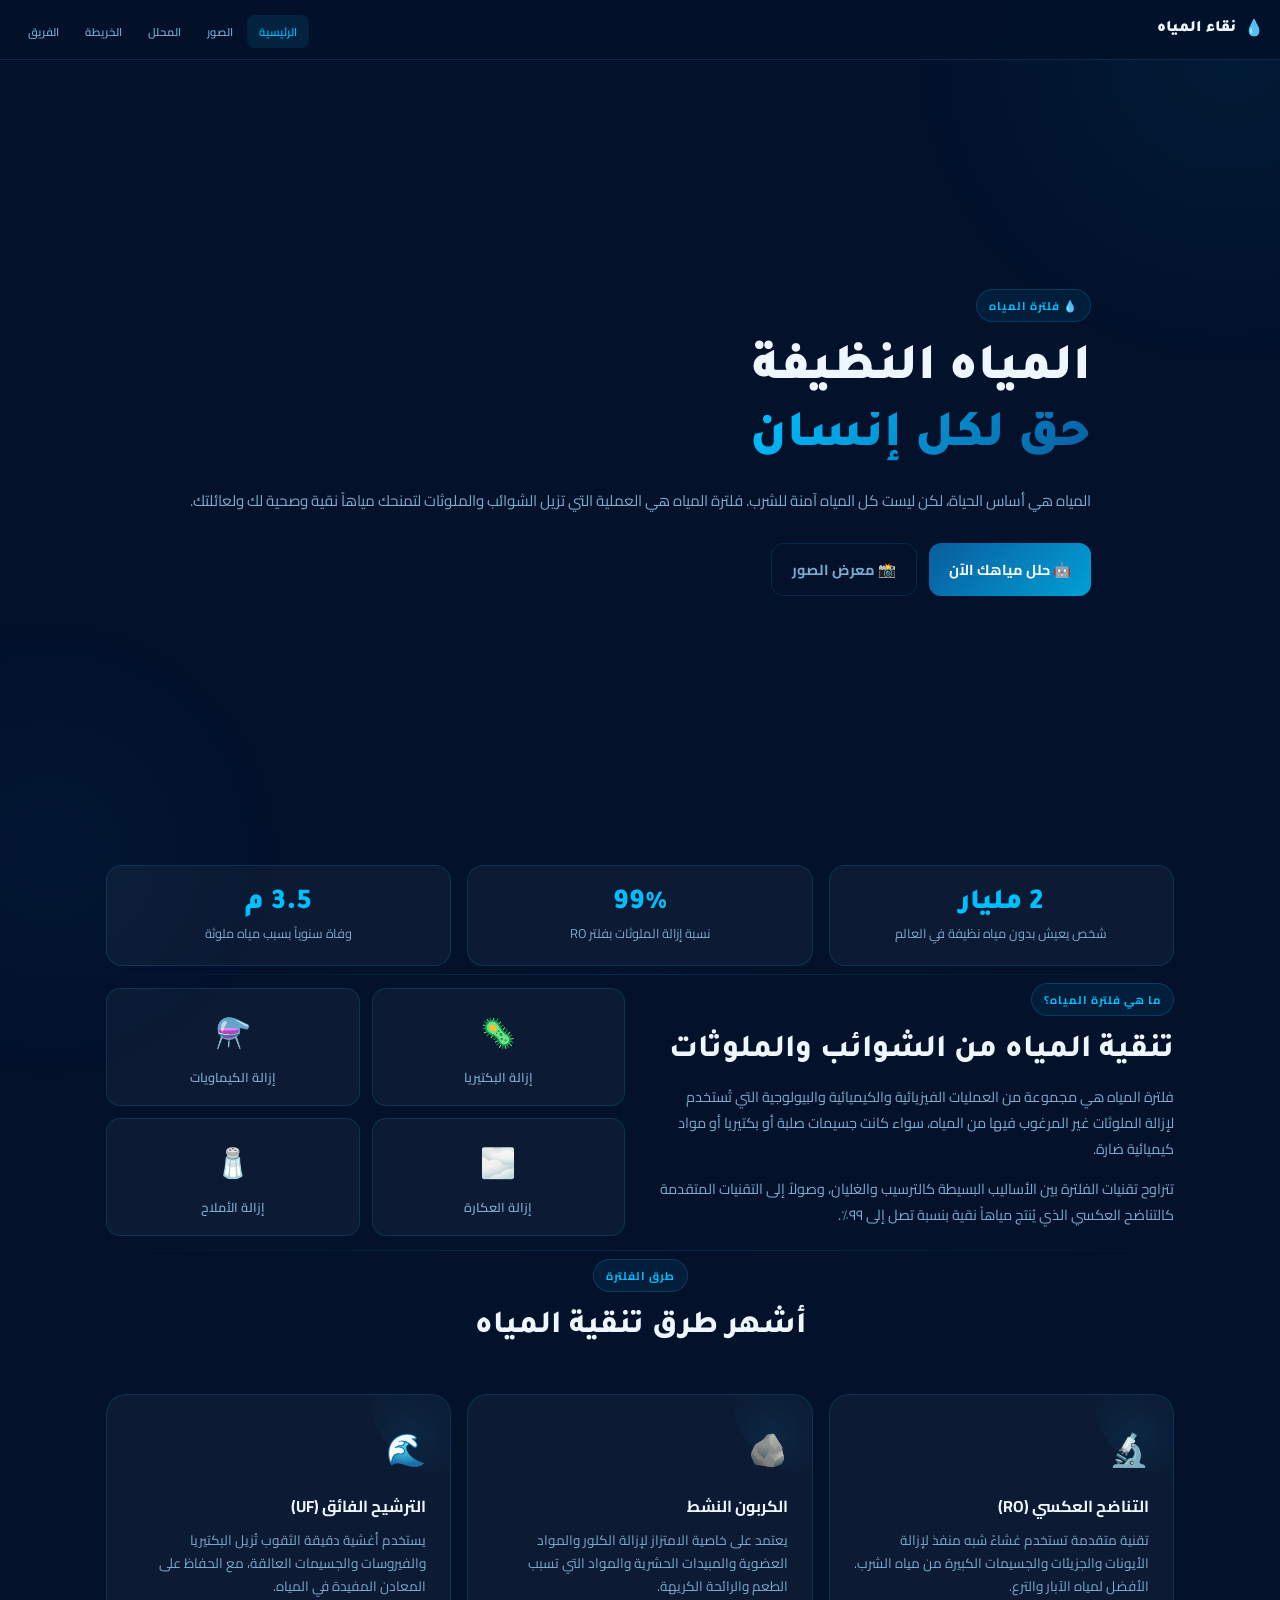
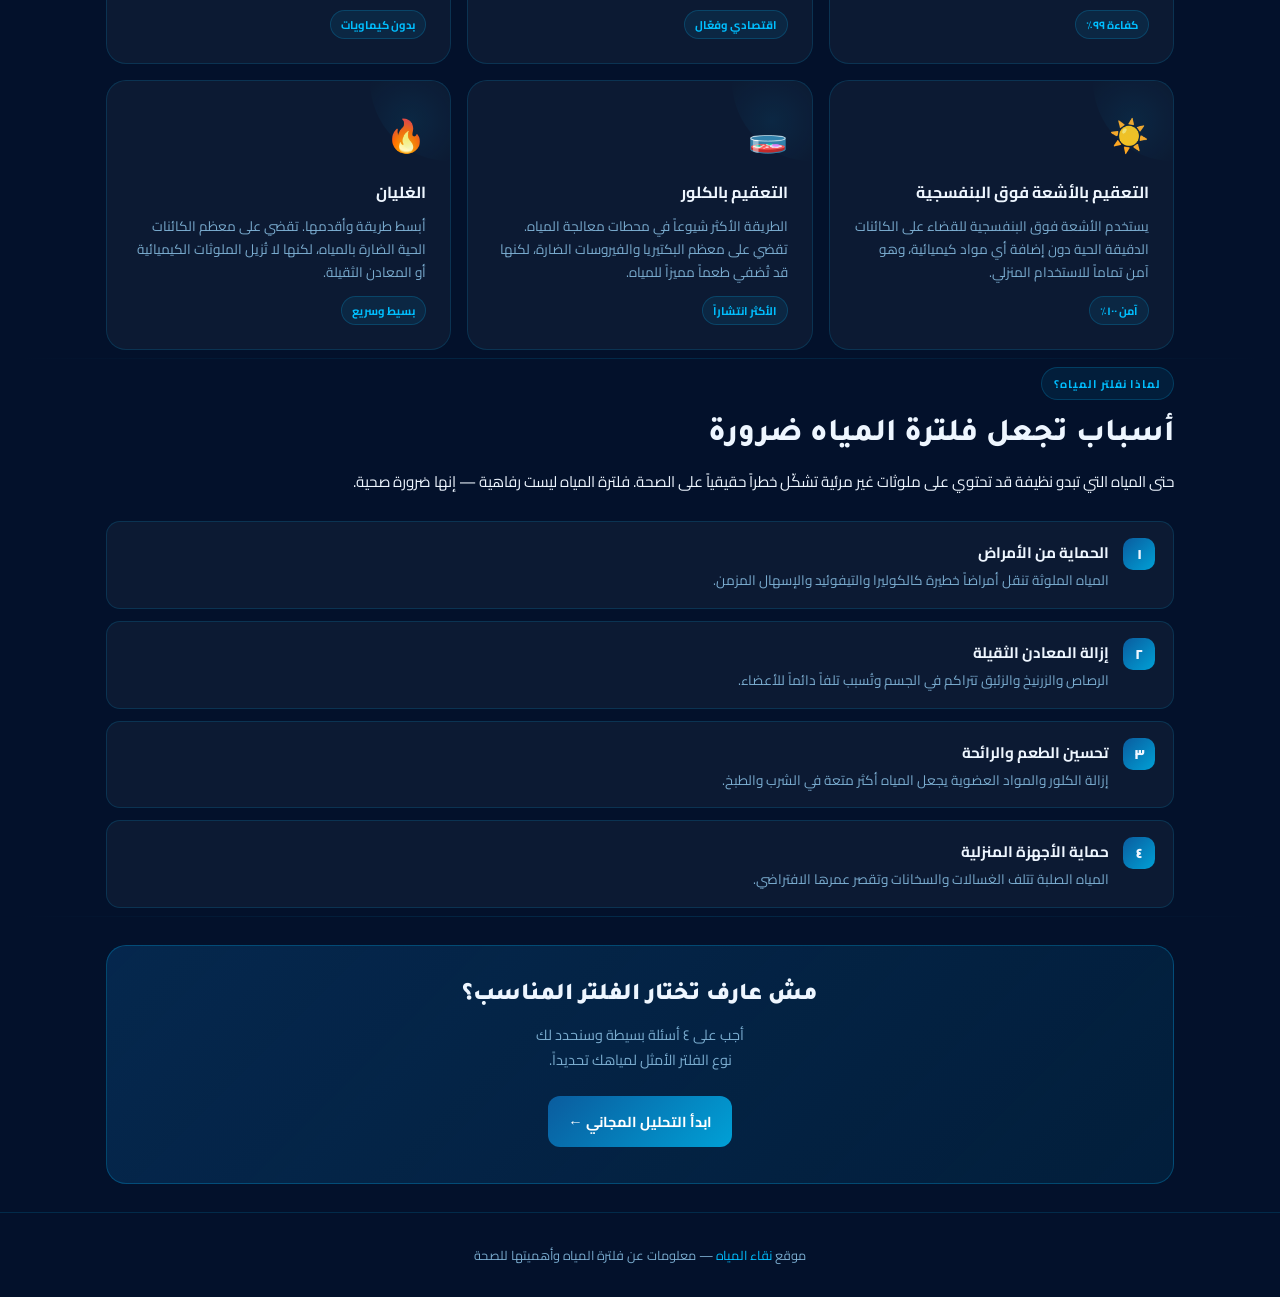
<file: index.html>
<!DOCTYPE html>
<html lang="ar" dir="rtl">
<head>
  <meta charset="UTF-8"/>
  <meta name="viewport" content="width=device-width, initial-scale=1.0"/>
  <title>فلترة المياه — الصفحة الرئيسية</title>
  <link rel="stylesheet" href="Css/shared.css"/>
  <link rel="stylesheet" href="Css/index.css"/>
</head>
<body>
<nav>
  <a href="index.html" class="nav-logo">💧 <span>نقاء المياه</span></a>
  <ul class="nav-links">
    <li><a href="index.html" class="active">الرئيسية</a></li>
    <li><a href="photos.html">الصور</a></li>
    <li><a href="water-quiz.html">المحلل</a></li>
    <li><a href="map.html">الخريطة</a></li>
    <li><a href="about.html">الفريق</a></li>
  </ul>
</nav>
<div class="all">
  <div class="hero-content">
    <div class="section-label anim-1">💧 فلترة المياه</div>
    <h1 class="page-title anim-2">
      المياه النظيفة<br>
      <span class="highlight">حق لكل إنسان</span>
    </h1>
    <p class="hero-desc anim-3">
      المياه هي أساس الحياة، لكن ليست كل المياه آمنة للشرب.
      فلترة المياه هي العملية التي تزيل الشوائب والملوثات
      لتمنحك مياهاً نقية وصحية لك ولعائلتك.
    </p>
    <div class="hero-btns anim-4">
      <a href="water-quiz.html" class="btn btn-primary">🤖 حلل مياهك الآن</a>
      <a href="photos.html" class="btn btn-outline">📸 معرض الصور</a>
    </div>
  </div>
  <div class="dynamic-icon">💧</div>
</div>
<div class="section" style="padding-top: 0;">
  <div class="stats-grid anim-2">
    <div class="stat-card">
      <span class="stat-num">2 مليار</span>
      <div class="stat-label">شخص يعيش بدون مياه نظيفة في العالم</div>
    </div>
    <div class="stat-card">
      <span class="stat-num">99%</span>
      <div class="stat-label">نسبة إزالة الملوثات بفلتر RO</div>
    </div>
    <div class="stat-card">
      <span class="stat-num">3.5 م</span>
      <div class="stat-label">وفاة سنوياً بسبب مياه ملوثة</div>
    </div>
  </div>
</div>
<div class="divider"></div>
<div class="section">
  <div class="what-grid">
    <div class="what-text anim-1">
      <div class="section-label">ما هي فلترة المياه؟</div>
      <h2 class="section-title">تنقية المياه من الشوائب والملوثات</h2>
      <p>
        فلترة المياه هي مجموعة من العمليات الفيزيائية والكيميائية والبيولوجية
        التي تُستخدم لإزالة الملوثات غير المرغوب فيها من المياه،
        سواء كانت جسيمات صلبة أو بكتيريا أو مواد كيميائية ضارة.
      </p>
      <p>
        تتراوح تقنيات الفلترة بين الأساليب البسيطة كالترسيب والغليان،
        وصولاً إلى التقنيات المتقدمة كالتناضح العكسي الذي يُنتج مياهاً
        نقية بنسبة تصل إلى ٩٩٪.
      </p>
    </div>
    <div class="what-visual anim-2">
      <div class="mini-card"><span class="emoji">🦠</span><p>إزالة البكتيريا</p></div>
      <div class="mini-card"><span class="emoji">⚗️</span><p>إزالة الكيماويات</p></div>
      <div class="mini-card"><span class="emoji">🌫️</span><p>إزالة العكارة</p></div>
      <div class="mini-card"><span class="emoji">🧂</span><p>إزالة الأملاح</p></div>
    </div>
  </div>
</div>
<div class="divider"></div>
<div class="section">
  <div class="anim-1" style="text-align:center; margin-bottom: 48px;">
    <div class="section-label" style="justify-content:center;">طرق الفلترة</div>
    <h2 class="section-title">أشهر طرق تنقية المياه</h2>
  </div>
  <div class="methods-grid">
    <div class="method-card anim-1">
      <span class="method-icon">🔬</span>
      <h3>التناضح العكسي (RO)</h3>
      <p>تقنية متقدمة تستخدم غشاءً شبه منفذ لإزالة الأيونات والجزيئات والجسيمات الكبيرة من مياه الشرب. الأفضل لمياه الآبار والترع.</p>
      <span class="method-tag">كفاءة ٩٩٪</span>
    </div>
    <div class="method-card anim-2">
      <span class="method-icon">🪨</span>
      <h3>الكربون النشط</h3>
      <p>يعتمد على خاصية الامتزاز لإزالة الكلور والمواد العضوية والمبيدات الحشرية والمواد التي تسبب الطعم والرائحة الكريهة.</p>
      <span class="method-tag">اقتصادي وفعّال</span>
    </div>
    <div class="method-card anim-3">
      <span class="method-icon">🌊</span>
      <h3>الترشيح الفائق (UF)</h3>
      <p>يستخدم أغشية دقيقة الثقوب تُزيل البكتيريا والفيروسات والجسيمات العالقة، مع الحفاظ على المعادن المفيدة في المياه.</p>
      <span class="method-tag">بدون كيماويات</span>
    </div>
    <div class="method-card anim-1">
      <span class="method-icon">☀️</span>
      <h3>التعقيم بالأشعة فوق البنفسجية</h3>
      <p>يستخدم الأشعة فوق البنفسجية للقضاء على الكائنات الدقيقة الحية دون إضافة أي مواد كيميائية، وهو آمن تماماً للاستخدام المنزلي.</p>
      <span class="method-tag">آمن ١٠٠٪</span>
    </div>
    <div class="method-card anim-2">
      <span class="method-icon">🧫</span>
      <h3>التعقيم بالكلور</h3>
      <p>الطريقة الأكثر شيوعاً في محطات معالجة المياه. تقضي على معظم البكتيريا والفيروسات الضارة، لكنها قد تُضفي طعماً مميزاً للمياه.</p>
      <span class="method-tag">الأكثر انتشاراً</span>
    </div>
    <div class="method-card anim-3">
      <span class="method-icon">🔥</span>
      <h3>الغليان</h3>
      <p>أبسط طريقة وأقدمها. تقضي على معظم الكائنات الحية الضارة بالمياه، لكنها لا تُزيل الملوثات الكيميائية أو المعادن الثقيلة.</p>
      <span class="method-tag">بسيط وسريع</span>
    </div>
  </div>
</div>
<div class="divider"></div>
<div class="section">
  <div class="why-section">
    <div class="anim-1">
      <div class="section-label">لماذا نفلتر المياه؟</div>
      <h2 class="section-title">أسباب تجعل فلترة المياه ضرورة</h2>
      <p style="color:var(--gray); line-height:1.9; font-size:0.95rem;">
        حتى المياه التي تبدو نظيفة قد تحتوي على ملوثات غير مرئية
        تشكّل خطراً حقيقياً على الصحة. فلترة المياه ليست رفاهية —
        إنها ضرورة صحية.
      </p>
    </div>
    <div class="why-list anim-2">
      <div class="why-item">
        <div class="why-num">١</div>
        <div>
          <h4>الحماية من الأمراض</h4>
          <p>المياه الملوثة تنقل أمراضاً خطيرة كالكوليرا والتيفوئيد والإسهال المزمن.</p>
        </div>
      </div>
      <div class="why-item">
        <div class="why-num">٢</div>
        <div>
          <h4>إزالة المعادن الثقيلة</h4>
          <p>الرصاص والزرنيخ والزئبق تتراكم في الجسم وتُسبب تلفاً دائماً للأعضاء.</p>
        </div>
      </div>
      <div class="why-item">
        <div class="why-num">٣</div>
        <div>
          <h4>تحسين الطعم والرائحة</h4>
          <p>إزالة الكلور والمواد العضوية يجعل المياه أكثر متعة في الشرب والطبخ.</p>
        </div>
      </div>
      <div class="why-item">
        <div class="why-num">٤</div>
        <div>
          <h4>حماية الأجهزة المنزلية</h4>
          <p>المياه الصلبة تتلف الغسالات والسخانات وتقصر عمرها الافتراضي.</p>
        </div>
      </div>
    </div>
  </div>
</div>
<div class="divider"></div>
<div class="section">
  <div class="cta-box anim-1">
    <h2>مش عارف تختار الفلتر المناسب؟</h2>
    <p>
      أجب على ٤ أسئلة بسيطة وسنحدد لك<br>
      نوع الفلتر الأمثل لمياهك تحديداً.
    </p>
    <a href="water-quiz.html" class="btn btn-primary">ابدأ التحليل المجاني ←</a>
  </div>
</div>
<footer>
  <p>موقع <span>نقاء المياه</span> — معلومات عن فلترة المياه وأهميتها للصحة</p>
</footer>
</body>
</html>
</file>
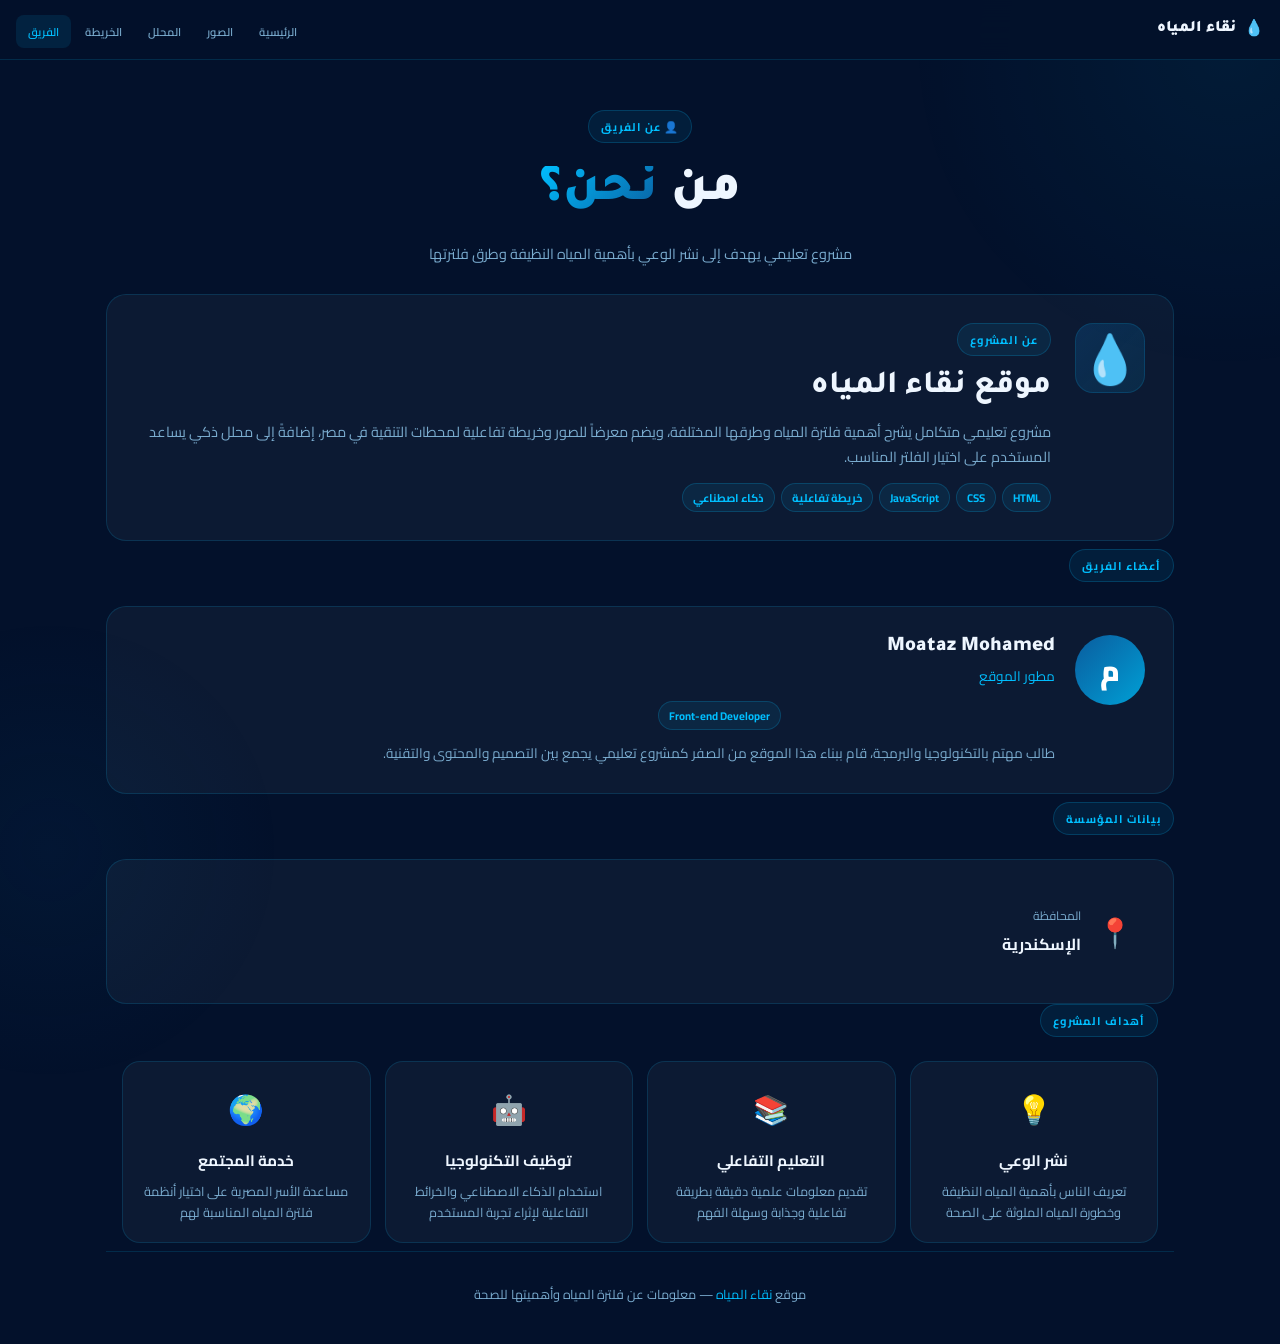
<file: about.html>
<!DOCTYPE html>
<html lang="ar" dir="rtl">
<head>
  <meta charset="UTF-8"/>
  <meta name="viewport" content="width=device-width, initial-scale=1.0"/>
  <title>فلترة المياه — عن الفريق</title>
  <link rel="stylesheet" href="./Css/shared.css"/>
  <link rel="stylesheet" href="./Css/about.css"/>
</head>
<body>

<nav>
  <a href="index.html" class="nav-logo">💧 <span>نقاء المياه</span></a>
  <ul class="nav-links">
    <li><a href="index.html">الرئيسية</a></li>
    <li><a href="photos.html">الصور</a></li>
    <li><a href="water-quiz.html">المحلل</a></li>
    <li><a href="map.html">الخريطة</a></li>
    <li><a href="about.html" class="active">الفريق</a></li>
  </ul>
</nav>

<div class="about-hero">
  <div class="section-label anim-1">👤 عن الفريق</div>
  <h1 class="page-title anim-2">من <span class="highlight">نحن؟</span></h1>
  <p class="anim-3">مشروع تعليمي يهدف إلى نشر الوعي بأهمية المياه النظيفة وطرق فلترتها</p>
</div>

<div class="section">
  <div class="project-card anim-1">
    <div class="project-icon">💧</div>
    <div class="project-info">
      <div class="section-label" style="margin-bottom:12px;">عن المشروع</div>
      <h2 class="section-title">موقع نقاء المياه</h2>
      <p>مشروع تعليمي متكامل يشرح أهمية فلترة المياه وطرقها المختلفة، ويضم معرضاً للصور وخريطة تفاعلية لمحطات التنقية في مصر، إضافةً إلى محلل ذكي يساعد المستخدم على اختيار الفلتر المناسب.</p>
      <div class="project-tags">
        <span class="ptag">HTML</span>
        <span class="ptag">CSS</span>
        <span class="ptag">JavaScript</span>
        <span class="ptag">خريطة تفاعلية</span>
        <span class="ptag">ذكاء اصطناعي</span>
      </div>
    </div>
  </div>
</div>

<div class="section" style="padding-top:0;">
  <div class="section-label anim-1" style="margin-bottom:24px;">أعضاء الفريق</div>
  <div class="member-card anim-2">
    <div class="member-avatar">
      <span>م</span>
    </div>
    <div class="member-info">
      <div class="member-name" id="memberName">Moataz Mohamed</div>
      <div class="member-role">مطور الموقع </div>
      <div class="member-badges">
        <span class="badge">Front-end Developer</span>
      </div>
      <p class="member-desc">طالب مهتم بالتكنولوجيا والبرمجة، قام ببناء هذا الموقع من الصفر كمشروع تعليمي يجمع بين التصميم والمحتوى والتقنية.</p>
    </div>
  </div>
</div>

<div class="section" style="padding-top:0;">
  <div class="section-label anim-1" style="margin-bottom:24px;">بيانات المؤسسة</div>
  <div class="school-card anim-2">
    <div class="school-row">
    <div class="school-divider"></div>
    <div class="school-row">
      <span class="school-icon">📍</span>
      <div>
        <div class="school-label">المحافظة</div>
        <div class="school-val">الإسكندرية</div>
      </div>
    </div>
  </div>
</div>

<div class="section" style="padding-top:0;">
  <div class="section-label anim-1" style="margin-bottom:24px;">أهداف المشروع</div>
  <div class="goals-grid anim-2">
    <div class="goal-card">
      <span class="goal-icon">💡</span>
      <h4>نشر الوعي</h4>
      <p>تعريف الناس بأهمية المياه النظيفة وخطورة المياه الملوثة على الصحة</p>
    </div>
    <div class="goal-card">
      <span class="goal-icon">📚</span>
      <h4>التعليم التفاعلي</h4>
      <p>تقديم معلومات علمية دقيقة بطريقة تفاعلية وجذابة وسهلة الفهم</p>
    </div>
    <div class="goal-card">
      <span class="goal-icon">🤖</span>
      <h4>توظيف التكنولوجيا</h4>
      <p>استخدام الذكاء الاصطناعي والخرائط التفاعلية لإثراء تجربة المستخدم</p>
    </div>
    <div class="goal-card">
      <span class="goal-icon">🌍</span>
      <h4>خدمة المجتمع</h4>
      <p>مساعدة الأسر المصرية على اختيار أنظمة فلترة المياه المناسبة لهم</p>
    </div>
  </div>
</div>

<footer>
  <p>موقع <span>نقاء المياه</span> — معلومات عن فلترة المياه وأهميتها للصحة</p>
</footer>

</body>
</html>
</file>
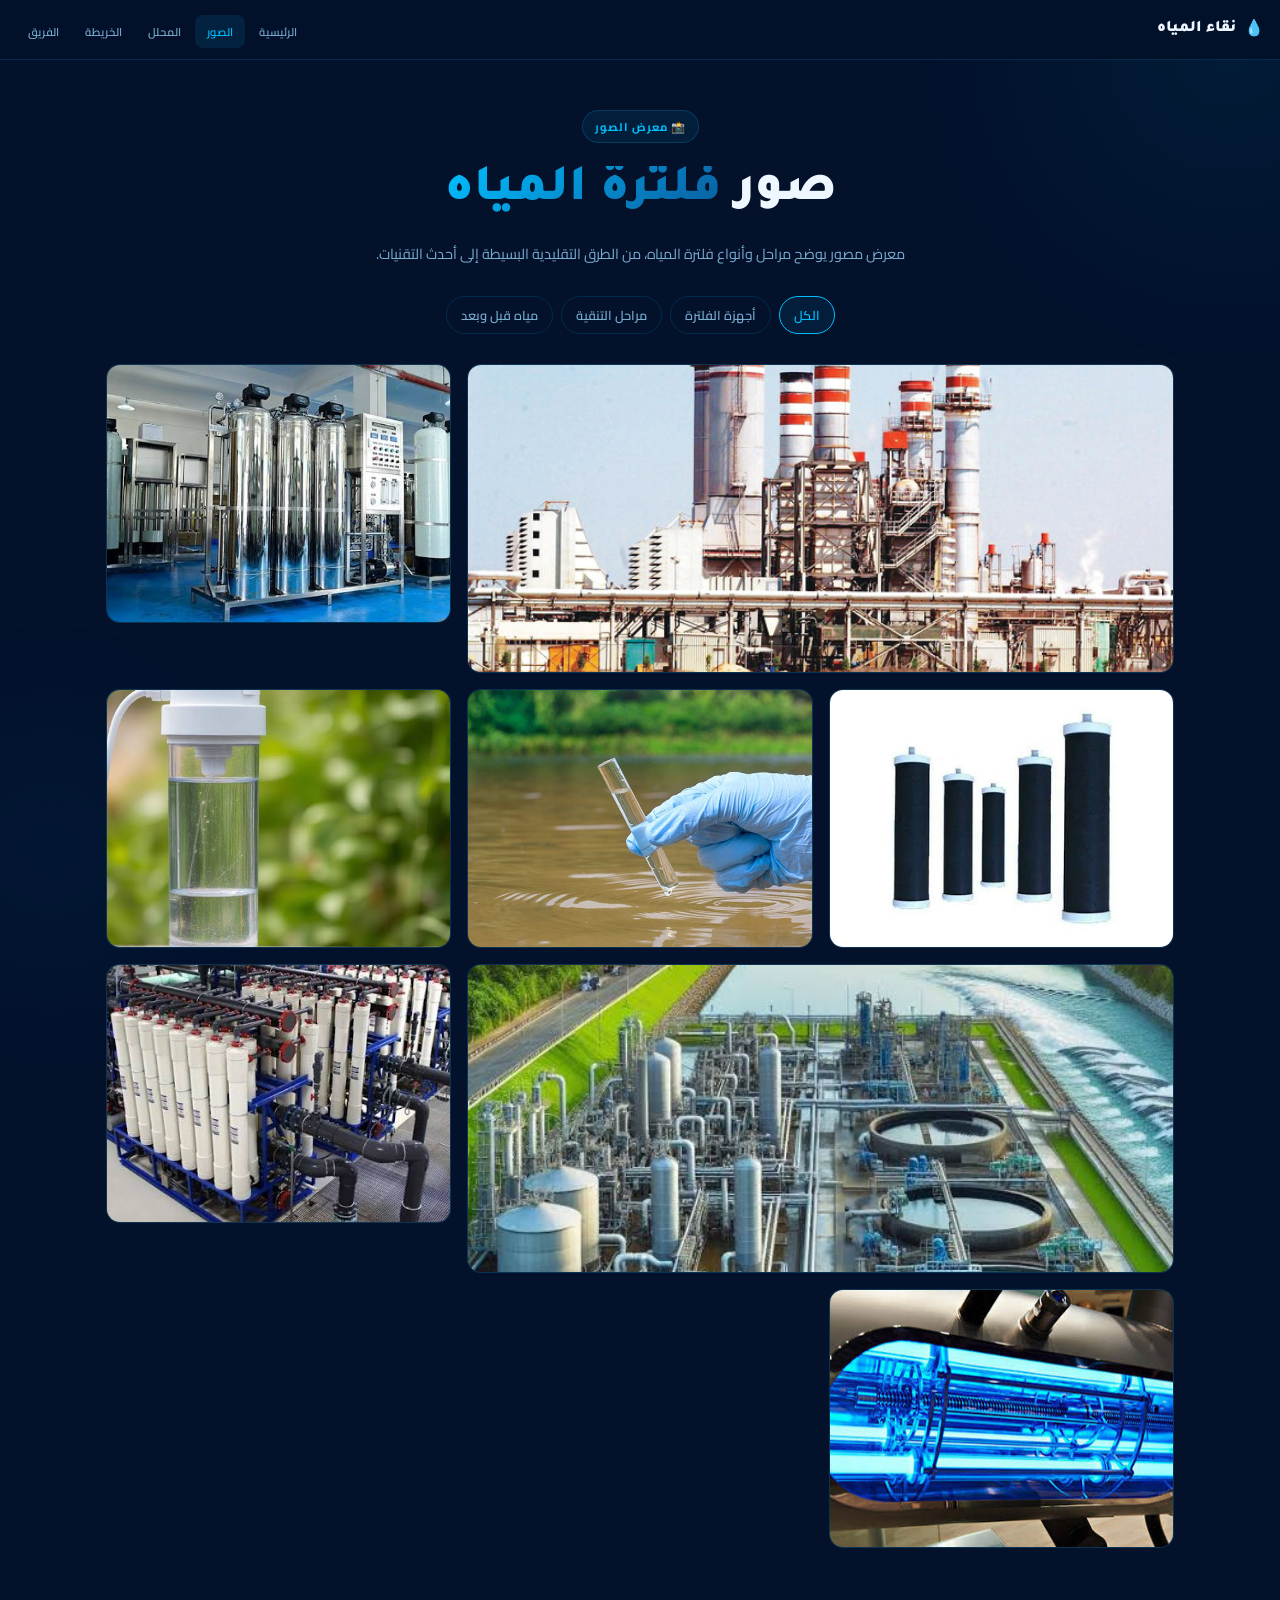
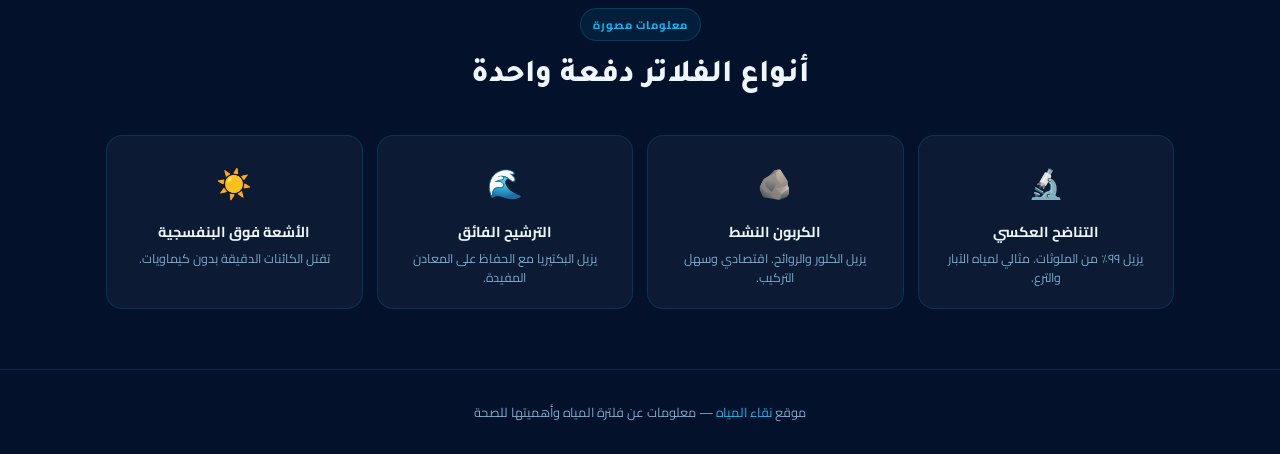
<file: photos.html>
<!DOCTYPE html>
<html lang="ar" dir="rtl">
<head>
  <meta charset="UTF-8"/>
  <meta name="viewport" content="width=device-width, initial-scale=1.0"/>
  <title>فلترة المياه — معرض الصور</title>
  <link rel="stylesheet" href="./Css/shared.css"/>
  <link rel="stylesheet" href="./Css/photos.css"/>
</head>
<body>
<nav>
  <a href="index.html" class="nav-logo">💧 <span>نقاء المياه</span></a>
  <ul class="nav-links">
    <li><a href="index.html">الرئيسية</a></li>
    <li><a href="photos.html" class="active">الصور</a></li>
    <li><a href="water-quiz.html">المحلل</a></li>
    <li><a href="map.html">الخريطة</a></li>
    <li><a href="about.html">الفريق</a></li>
  </ul>
</nav>
<div class="page-header">
  <div class="section-label anim-1">📸 معرض الصور</div>
  <h1 class="page-title anim-2">صور <span class="highlight">فلترة المياه</span></h1>
  <p class="anim-3">معرض مصور يوضح مراحل وأنواع فلترة المياه، من الطرق التقليدية البسيطة إلى أحدث التقنيات.</p>
</div>
<div class="filter-tabs">
  <button class="tab active">الكل</button>
  <button class="tab">أجهزة الفلترة</button>
  <button class="tab">مراحل التنقية</button>
  <button class="tab">مياه قبل وبعد</button>
</div>
<div class="photos-section">
  <div class="photos-grid">
    <div class="photo-item featured anim-1">
      <img src="pic/pic0.jpg" alt="محطة فلترة مياه" onerror="this.style.display='none'">
      <div class="photo-overlay">
        <div class="photo-caption">
          <span>أجهزة الفلترة</span>
          محطة فلترة المياه الرئيسية
        </div>
      </div>
    </div>
    <div class="photo-item anim-2">
      <img src="pic/pic1.jpg" alt="جهاز التناضح العكسي" onerror="this.style.display='none'">
      <div class="photo-overlay">
        <div class="photo-caption">
          <span>أجهزة الفلترة</span>
          جهاز التناضح العكسي
        </div>
      </div>
    </div>
    <div class="photo-item anim-1">
      <img src="pic/pic2.jpg" alt="فلتر الكربون النشط" onerror="this.style.display='none'">
      <div class="photo-overlay">
        <div class="photo-caption">
          <span>مراحل التنقية</span>
          فلتر الكربون النشط
        </div>
      </div>
    </div>
    <div class="photo-item anim-2">
      <img src="pic/pic3.jpg" alt="مياه قبل الفلترة" onerror="this.style.display='none'">
      <div class="photo-overlay">
        <div class="photo-caption">
          <span>مياه قبل وبعد</span>
          مياه قبل الفلترة
        </div>
      </div>
    </div>
    <div class="photo-item anim-3">
      <img src="pic/pic4.jpg" alt="مياه بعد الفلترة" onerror="this.style.display='none'">
      <div class="photo-overlay">
        <div class="photo-caption">
          <span>مياه قبل وبعد</span>
          مياه بعد الفلترة — نقية وصافية
        </div>
      </div>
    </div>
    <div class="photo-item featured anim-1">
      <img src="pic/pic5.jpg" alt="مراحل تنقية المياه" onerror="this.style.display='none'">
      <div class="photo-overlay">
        <div class="photo-caption">
          <span>مراحل التنقية</span>
          مراحل تنقية المياه المتعددة
        </div>
      </div>
    </div>
    <div class="photo-item anim-2">
      <img src="pic/pic6.jpg" alt="فلتر الترشيح الفائق UF" onerror="this.style.display='none'">
      <div class="photo-overlay">
        <div class="photo-caption">
          <span>أجهزة الفلترة</span>
          فلتر الترشيح الفائق UF
        </div>
      </div>
    </div>
    <div class="photo-item anim-1">
      <img src="pic/pic7.jpg" alt="تعقيم بالأشعة فوق البنفسجية" onerror="this.style.display='none'">
      <div class="photo-overlay">
        <div class="photo-caption">
          <span>مراحل التنقية</span>
          تعقيم بالأشعة فوق البنفسجية
        </div>
      </div>
    </div>
  </div>
</div>
<div class="info-section">
  <div style="text-align:center; margin-bottom:40px; position:relative; z-index:1;" class="anim-1">
    <div class="section-label" style="justify-content:center;">معلومات مصورة</div>
    <h2 class="section-title">أنواع الفلاتر دفعة واحدة</h2>
  </div>
  <div class="info-grid">
    <div class="info-card anim-1">
      <span class="ic-icon">🔬</span>
      <h4>التناضح العكسي</h4>
      <p>يزيل ٩٩٪ من الملوثات. مثالي لمياه الآبار والترع.</p>
    </div>
    <div class="info-card anim-2">
      <span class="ic-icon">🪨</span>
      <h4>الكربون النشط</h4>
      <p>يزيل الكلور والروائح. اقتصادي وسهل التركيب.</p>
    </div>
    <div class="info-card anim-3">
      <span class="ic-icon">🌊</span>
      <h4>الترشيح الفائق</h4>
      <p>يزيل البكتيريا مع الحفاظ على المعادن المفيدة.</p>
    </div>
    <div class="info-card anim-4">
      <span class="ic-icon">☀️</span>
      <h4>الأشعة فوق البنفسجية</h4>
      <p>تقتل الكائنات الدقيقة بدون كيماويات.</p>
    </div>
  </div>
</div>
<footer>
  <p>موقع <span>نقاء المياه</span> — معلومات عن فلترة المياه وأهميتها للصحة</p>
</footer>
</body>
</html>
</file>
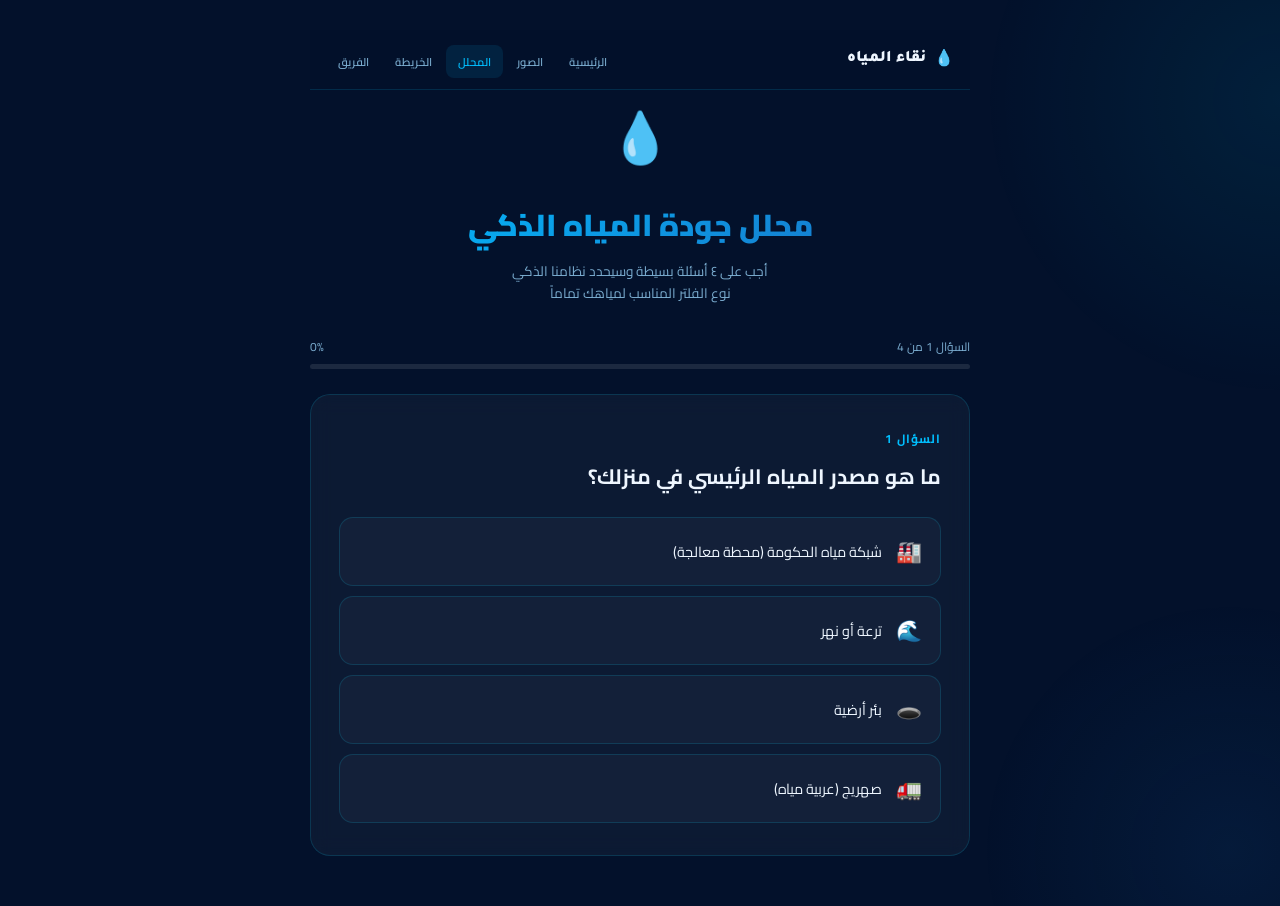
<file: water-quiz.html>
<!DOCTYPE html>
<html lang="ar" dir="rtl">
<head>
  <meta charset="UTF-8" />
  <meta name="viewport" content="width=device-width, initial-scale=1.0"/>
  <title>محلل جودة المياه الذكي</title>
  <link href="https://fonts.googleapis.com/css2?family=Cairo:wght@400;600;700;900&display=swap" rel="stylesheet"/>
  <link rel="stylesheet" href="./Css/shared.css"/>
  <link rel="stylesheet" href="./Css/water-quiz.css"/>
</head>
<body>
<div class="container">
<nav>
  <a href="index.html" class="nav-logo">💧 <span>نقاء المياه</span></a>
  <ul class="nav-links">
    <li><a href="index.html">الرئيسية</a></li>
    <li><a href="photos.html">الصور</a></li>
    <li><a href="water-quiz.html" class="active">المحلل</a></li>
    <li><a href="map.html">الخريطة</a></li>
    <li><a href="about.html">الفريق</a></li>
  </ul>
</nav>
  <div class="header">
    <span class="icon">💧</span>
    <h1>محلل جودة المياه الذكي</h1>
    <p>أجب على ٤ أسئلة بسيطة وسيحدد نظامنا الذكي<br>نوع الفلتر المناسب لمياهك تماماً</p>
  </div>
  <div class="progress-wrap" id="progressWrap">
    <div class="progress-label">
      <span id="progressText">السؤال ١ من ٤</span>
      <span id="progressPct">0%</span>
    </div>
    <div class="progress-bar">
      <div class="progress-fill" id="progressFill"></div>
    </div>
  </div>
  <div class="quiz-card" id="quizCard">
    <div class="question-num" id="questionNum">السؤال ١</div>
    <div class="question-text" id="questionText"></div>
    <div class="options" id="optionsContainer"></div>
    <button class="btn-next" id="btnNext" onclick="nextQuestion()">التالي ←</button>
  </div>
  <div class="loading-screen" id="loadingScreen">
    <div class="loader"></div>
    <p style="font-size:1.2rem; font-weight:700; margin-bottom:8px;">جاري تحليل بياناتك...</p>
    <p class="loading-text">الذكاء الاصطناعي يعالج إجاباتك</p>
    <div class="loading-steps">
      <div class="loading-step" id="step1">تحليل مصدر المياه</div>
      <div class="loading-step" id="step2">فحص المشاكل المحتملة</div>
      <div class="loading-step" id="step3">مقارنة أنواع الفلاتر</div>
      <div class="loading-step" id="step4">إعداد التوصية النهائية</div>
    </div>
  </div>
  <div class="result-screen" id="resultScreen">
    <div class="quiz-card">
      <div class="result-header">
        <span class="result-icon" id="resultIcon"></span>
        <div class="result-title" id="resultTitle"></div>
        <div class="result-subtitle" id="resultSubtitle"></div>
      </div>
      <span class="urgency" id="urgencyBadge"></span>
      <div class="result-card">
        <h3>💡 الفلتر الموصى به</h3>
        <div class="filter-name" id="filterName"></div>
        <div class="filter-desc" id="filterDesc"></div>
        <div class="tags" id="filterTags"></div>
      </div>
      <div class="result-card">
        <h3>📊 تقييم جودة مياهك</h3>
        <div id="metersContainer"></div>
      </div>
      <div class="result-card">
        <h3>✅ خطوات يجب اتباعها</h3>
        <div id="stepsContainer" style="color: var(--gray); font-size: 0.95rem; line-height: 2;"></div>
      </div>
      <button class="btn-restart" onclick="restart()">🔄 إعادة الاختبار</button>
    </div>
  </div>
</div>
<script src="Js/script.js"></script>
</body>
</html>
</file>
<file: Css/shared.css>
@import url('https://fonts.googleapis.com/css2?family=Tajawal:wght@400;500;700;800;900&family=Cairo:wght@400;600;700;900&display=swap');

* { margin: 0; padding: 0; box-sizing: border-box; }

html { scroll-behavior: smooth; }

body {
  font-family: 'Cairo', sans-serif;
  background: #03112b;
  color: #eef6ff;
  min-height: 100vh;
  overflow-x: hidden;
  direction: rtl;
}

body::before {
  content: '';
  position: fixed;
  top: -300px; right: -300px;
  width: 700px; height: 700px;
  background: radial-gradient(circle, rgba(0,191,255,0.06) 0%, transparent 65%);
  border-radius: 50%;
  pointer-events: none;
  z-index: 0;
}

body::after {
  content: '';
  position: fixed;
  bottom: -200px; left: -200px;
  width: 500px; height: 500px;
  background: radial-gradient(circle, rgba(10,92,158,0.08) 0%, transparent 65%);
  border-radius: 50%;
  pointer-events: none;
  z-index: 0;
}

/* ========== NAVIGATION - RESPONSIVE ========== */
nav {
  position: sticky;
  top: 0;
  z-index: 100;
  background: rgba(3,17,43,0.95);
  backdrop-filter: blur(16px);
  border-bottom: 1px solid rgba(0,191,255,0.15);
  padding: 0 16px;
  display: flex;
  align-items: center;
  justify-content: space-between;
  min-height: 60px;
  flex-wrap: wrap;
  gap: 8px;
}

.nav-logo {
  display: flex;
  align-items: center;
  gap: 8px;
  font-family: 'Tajawal', sans-serif;
  font-weight: 900;
  font-size: 1rem;
  color: #00bfff;
  text-decoration: none;
  white-space: nowrap;
}

.nav-logo span { color: #eef6ff; }

.nav-links {
  display: flex;
  gap: 2px;
  list-style: none;
  flex-wrap: wrap;
  justify-content: center;
}

.nav-links a {
  color: #7aaccf;
  text-decoration: none;
  padding: 6px 12px;
  border-radius: 8px;
  font-size: 0.7rem;
  font-weight: 600;
  transition: all 0.2s ease;
  white-space: nowrap;
}

.nav-links a:hover {
  color: #eef6ff;
  background: rgba(0,191,255,0.08);
}

.nav-links a.active {
  color: #00bfff;
  background: rgba(0,191,255,0.1);
}

/* ========== SECTIONS ========== */
.section {
  position: relative;
  z-index: 1;
  padding: 8px 16px;
  max-width: 1100px;
  margin: 0 auto;
}

.section-label {
  display: inline-flex;
  align-items: center;
  gap: 8px;
  background: rgba(0,191,255,0.08);
  border: 1px solid rgba(0,191,255,0.2);
  color: #00bfff;
  font-size: 0.7rem;
  font-weight: 700;
  padding: 5px 12px;
  border-radius: 50px;
  letter-spacing: 1px;
  margin-bottom: 16px;
}

h1.page-title {
  font-family: 'Tajawal', sans-serif;
  font-size: clamp(1.6rem, 5vw, 3.2rem);
  font-weight: 900;
  line-height: 1.3;
  margin-bottom: 16px;
}

h1.page-title .highlight {
  background: linear-gradient(135deg, #00bfff, #0a5c9e);
  -webkit-background-clip: text;
  -webkit-text-fill-color: transparent;
  background-clip: text;
}

h2.section-title {
  font-family: 'Tajawal', sans-serif;
  font-size: clamp(1.3rem, 3vw, 2rem);
  font-weight: 800;
  margin-bottom: 14px;
}

.btn {
  display: inline-flex;
  align-items: center;
  gap: 8px;
  padding: 12px 20px;
  border-radius: 12px;
  font-family: 'Cairo', sans-serif;
  font-size: 0.9rem;
  font-weight: 700;
  cursor: pointer;
  transition: all 0.3s ease;
  text-decoration: none;
  border: none;
  justify-content: center;
}

.btn-primary {
  background: linear-gradient(135deg, #0a5c9e, #00a0d6);
  color: white;
}

.btn-primary:hover {
  transform: translateY(-2px);
  box-shadow: 0 12px 30px rgba(0,191,255,0.25);
}

.btn-outline {
  background: transparent;
  border: 1.5px solid rgba(0,191,255,0.15);
  color: #7aaccf;
}

.btn-outline:hover {
  border-color: #00bfff;
  color: #00bfff;
}

.divider {
  height: 1px;
  background: linear-gradient(90deg, transparent, rgba(0,191,255,0.15), transparent);
  margin: 0 16px;
}

footer {
  position: relative;
  z-index: 1;
  text-align: center;
  padding: 30px 16px;
  color: #7aaccf;
  font-size: 0.8rem;
  border-top: 1px solid rgba(0,191,255,0.15);
}

footer span { color: #00bfff; }

/* ========== ANIMATIONS ========== */
@keyframes fadeUp {
  from { opacity: 0; transform: translateY(30px); }
  to   { opacity: 1; transform: translateY(0); }
}

@keyframes fadeIn {
  from { opacity: 0; }
  to   { opacity: 1; }
}

.anim-1 { animation: fadeUp 0.7s ease both; }
.anim-2 { animation: fadeUp 0.7s ease 0.15s both; }
.anim-3 { animation: fadeUp 0.7s ease 0.3s both; }
.anim-4 { animation: fadeUp 0.7s ease 0.45s both; }

/* ========== MEDIA QUERIES ========== */
@media (max-width: 600px) {
  nav {
    padding: 8px 12px;
    flex-direction: column;
    gap: 8px;
  }
  
  .nav-logo {
    font-size: 0.9rem;
  }
  
  .nav-links {
    width: 100%;
    justify-content: center;
    gap: 4px;
  }
  
  .nav-links a {
    padding: 5px 8px;
    font-size: 0.65rem;
  }
  
  .section {
    padding: 8px 12px;
  }
  
  .section-label {
    font-size: 0.65rem;
    padding: 4px 10px;
  }
  
  .btn {
    padding: 10px 16px;
    font-size: 0.85rem;
  }
  
  footer {
    padding: 20px 12px;
    font-size: 0.7rem;
  }
}
</file>
<file: Css/index.css>
.all {
  min-height: 85vh;
  display: flex;
  flex-direction: column;
  align-items: center;
  justify-content: center;
  position: relative;
  z-index: 1;
  padding: 40px 20px;
  max-width: 1100px;
  margin: 0 auto;
  text-align: center;
}

.hero-content { max-width: 100%; }

.hero-desc {
  color: #7aaccf;
  font-size: 0.95rem;
  line-height: 1.8;
  margin-bottom: 28px;
}

.hero-btns { 
  display: flex; 
  gap: 12px; 
  flex-wrap: wrap;
  justify-content: center;
}

.dynamic-icon {
  display: none;
}

@keyframes float-drop {
  0%, 100% { transform: translateY(-50%) scale(1); }
  50%       { transform: translateY(-55%) scale(1.05); }
}

.stats-grid {
  display: grid;
  grid-template-columns: repeat(auto-fit, minmax(180px, 1fr));
  gap: 16px;
  margin-top: 40px;
}

.stat-card {
  background: rgba(255,255,255,0.04);
  border: 1px solid rgba(0,191,255,0.15);
  border-radius: 16px;
  padding: 20px;
  text-align: center;
}

.stat-num {
  font-family: 'Tajawal', sans-serif;
  font-size: 1.8rem;
  font-weight: 900;
  color: #00bfff;
  display: block;
}

.stat-label {
  font-size: 0.8rem;
  color: #7aaccf;
}

.what-grid {
  display: grid;
  grid-template-columns: 1fr;
  gap: 30px;
  align-items: center;
}

.what-text p {
  color: #7aaccf;
  line-height: 1.8;
  font-size: 0.9rem;
  margin-bottom: 14px;
}

.what-visual {
  display: grid;
  grid-template-columns: repeat(2, 1fr);
  gap: 12px;
}

.mini-card {
  background: rgba(255,255,255,0.04);
  border: 1px solid rgba(0,191,255,0.15);
  border-radius: 14px;
  padding: 16px;
  text-align: center;
  transition: all 0.3s;
}

.mini-card:hover {
  border-color: rgba(0,191,255,0.4);
  transform: translateY(-3px);
}

.mini-card .emoji { font-size: 1.8rem; display: block; margin-bottom: 6px; }

.mini-card p { font-size: 0.8rem; color: #7aaccf; font-weight: 600; }

.methods-grid {
  display: grid;
  grid-template-columns: 1fr;
  gap: 16px;
}

.method-card {
  background: rgba(255,255,255,0.04);
  border: 1px solid rgba(0,191,255,0.15);
  border-radius: 20px;
  padding: 24px;
  transition: all 0.3s;
  position: relative;
  overflow: hidden;
}

.method-card::before {
  content: '';
  position: absolute;
  top: 0; right: 0;
  width: 80px; height: 80px;
  background: radial-gradient(circle, rgba(0,191,255,0.08), transparent);
  border-radius: 0 20px 0 80px;
}

.method-card:hover {
  border-color: rgba(0,191,255,0.4);
  transform: translateY(-3px);
}

.method-icon { font-size: 2rem; display: block; margin-bottom: 12px; }

.method-card h3 {
  font-size: 1rem;
  font-weight: 700;
  margin-bottom: 8px;
  color: #eef6ff;
}

.method-card p { color: #7aaccf; font-size: 0.85rem; line-height: 1.7; }

.method-tag {
  display: inline-block;
  margin-top: 12px;
  background: rgba(0,191,255,0.08);
  border: 1px solid rgba(0,191,255,0.2);
  color: #00bfff;
  font-size: 0.7rem;
  font-weight: 700;
  padding: 3px 10px;
  border-radius: 50px;
}

.why-section {
  display: flex;
  flex-direction: column;
  gap: 24px;
}

.why-list { display: flex; flex-direction: column; gap: 12px; }

.why-item {
  display: flex;
  align-items: flex-start;
  gap: 14px;
  background: rgba(255,255,255,0.04);
  border: 1px solid rgba(0,191,255,0.15);
  border-radius: 14px;
  padding: 16px 18px;
  transition: all 0.3s;
}

.why-item:hover {
  border-color: rgba(0,191,255,0.3);
  transform: translateX(-3px);
}

.why-num {
  flex-shrink: 0;
  width: 32px; height: 32px;
  background: linear-gradient(135deg, #0a5c9e, #00a0d6);
  border-radius: 10px;
  display: flex;
  align-items: center;
  justify-content: center;
  font-weight: 900;
  font-size: 0.85rem;
}

.why-item h4 { font-size: 0.95rem; font-weight: 700; margin-bottom: 3px; }

.why-item p  { color: #7aaccf; font-size: 0.85rem; line-height: 1.6; }

.cta-box {
  background: linear-gradient(135deg, rgba(10,92,158,0.3), rgba(0,191,255,0.08));
  border: 1px solid rgba(0,191,255,0.25);
  border-radius: 20px;
  padding: 36px 24px;
  text-align: center;
  margin: 20px 0;
}

.cta-box h2 {
  font-family: 'Tajawal', sans-serif;
  font-size: 1.5rem;
  font-weight: 900;
  margin-bottom: 12px;
}

.cta-box p {
  color: #7aaccf;
  font-size: 0.9rem;
  margin-bottom: 24px;
  line-height: 1.7;
}

@media (min-width: 768px) {
  .what-grid {
    grid-template-columns: 1fr 1fr;
  }
  
  .methods-grid {
    grid-template-columns: repeat(2, 1fr);
  }
  
  .hero-btns {
    justify-content: flex-start;
  }
  
  .all {
    text-align: right;
    flex-direction: row;
  }
}

@media (min-width: 1024px) {
  .methods-grid {
    grid-template-columns: repeat(3, 1fr);
  }
  
  .stats-grid {
    grid-template-columns: repeat(3, 1fr);
  }
}
</file>
<file: Css/about.css>
.about-hero {
  position: relative;
  z-index: 1;
  padding: 50px 20px 20px;
  max-width: 1100px;
  margin: 0 auto;
  text-align: center;
}

.about-hero p {
  color: #7aaccf;
  font-size: 0.9rem;
  line-height: 1.7;
  margin-top: 10px;
}

.project-card {
  display: flex;
  flex-direction: column;
  gap: 24px;
  align-items: flex-start;
  background: rgba(255,255,255,0.04);
  border: 1px solid rgba(0,191,255,0.15);
  border-radius: 20px;
  padding: 28px;
  transition: border-color 0.3s;
}

.project-card:hover { border-color: rgba(0,191,255,0.3); }

.project-icon {
  font-size: 3rem;
  flex-shrink: 0;
  width: 70px; height: 70px;
  background: linear-gradient(135deg, rgba(10,92,158,0.3), rgba(0,191,255,0.1));
  border: 1px solid rgba(0,191,255,0.15);
  border-radius: 18px;
  display: flex;
  align-items: center;
  justify-content: center;
}

.project-info p {
  color: #7aaccf;
  font-size: 0.9rem;
  line-height: 1.7;
  margin-bottom: 14px;
}

.project-tags { display: flex; flex-wrap: wrap; gap: 6px; }

.ptag {
  background: rgba(0,191,255,0.08);
  border: 1px solid rgba(0,191,255,0.2);
  color: #00bfff;
  font-size: 0.7rem;
  font-weight: 700;
  padding: 3px 10px;
  border-radius: 50px;
}

.member-card {
  display: flex;
  flex-direction: column;
  gap: 20px;
  align-items: center;
  text-align: center;
  background: rgba(255,255,255,0.04);
  border: 1px solid rgba(0,191,255,0.15);
  border-radius: 20px;
  padding: 28px;
  transition: border-color 0.3s;
}

.member-card:hover { border-color: rgba(0,191,255,0.3); }

.member-avatar {
  width: 70px; height: 70px;
  background: linear-gradient(135deg, #0a5c9e, #00a0d6);
  border-radius: 50%;
  display: flex;
  align-items: center;
  justify-content: center;
  font-size: 1.8rem;
  font-weight: 900;
  color: white;
  flex-shrink: 0;
}

.member-name {
  font-family: 'Tajawal', sans-serif;
  font-size: 1.3rem;
  font-weight: 900;
  margin-bottom: 4px;
}

.member-role {
  color: #00bfff;
  font-size: 0.85rem;
  margin-bottom: 12px;
}

.member-badges { display: flex; gap: 8px; flex-wrap: wrap; justify-content: center; margin-bottom: 12px; }

.badge {
  background: rgba(0,191,255,0.08);
  border: 1px solid rgba(0,191,255,0.2);
  color: #00bfff;
  font-size: 0.7rem;
  font-weight: 700;
  padding: 3px 10px;
  border-radius: 50px;
}

.member-desc {
  color: #7aaccf;
  font-size: 0.85rem;
  line-height: 1.7;
}

.school-card {
  background: rgba(255,255,255,0.04);
  border: 1px solid rgba(0,191,255,0.15);
  border-radius: 20px;
  padding: 24px;
  transition: border-color 0.3s;
}

.school-card:hover { border-color: rgba(0,191,255,0.3); }

.school-row {
  display: flex;
  align-items: center;
  gap: 16px;
  padding: 10px 0;
  flex-wrap: wrap;
}

.school-icon { font-size: 1.8rem; flex-shrink: 0; }

.school-label {
  color: #7aaccf;
  font-size: 0.75rem;
  margin-bottom: 2px;
}

.school-val {
  font-size: 1rem;
  font-weight: 700;
  color: #eef6ff;
}

.school-divider {
  height: 1px;
  background: rgba(0,191,255,0.15);
  margin: 8px 0;
}

.goals-grid {
  display: grid;
  grid-template-columns: 1fr;
  gap: 14px;
}

.goal-card {
  background: rgba(255,255,255,0.04);
  border: 1px solid rgba(0,191,255,0.15);
  border-radius: 18px;
  padding: 20px;
  text-align: center;
  transition: all 0.3s;
}

.goal-card:hover {
  border-color: rgba(0,191,255,0.3);
  transform: translateY(-3px);
}

.goal-icon { font-size: 1.8rem; display: block; margin-bottom: 10px; }

.goal-card h4 { font-size: 0.95rem; font-weight: 700; margin-bottom: 6px; }

.goal-card p  { color: #7aaccf; font-size: 0.8rem; line-height: 1.6; }

@media (min-width: 600px) {
  .goals-grid {
    grid-template-columns: repeat(2, 1fr);
  }
  
  .member-card {
    flex-direction: row;
    text-align: right;
    align-items: flex-start;
  }
  
  .project-card {
    flex-direction: row;
  }
}

@media (min-width: 900px) {
  .goals-grid {
    grid-template-columns: repeat(4, 1fr);
  }
}
</file>
<file: Css/photos.css>
.page-header {
  position: relative;
  z-index: 1;
  padding: 50px 20px 30px;
  max-width: 1100px;
  margin: 0 auto;
  text-align: center;
}

.page-header p {
  color: #7aaccf;
  font-size: 0.9rem;
  line-height: 1.7;
  max-width: 100%;
  margin-top: 10px;
}

.filter-tabs {
  display: flex;
  gap: 8px;
  flex-wrap: wrap;
  justify-content: center;
  padding: 0 16px;
  max-width: 1100px;
  margin: 0 auto 30px;
  position: relative;
  z-index: 1;
}

.tab {
  padding: 6px 14px;
  border-radius: 50px;
  font-size: 0.8rem;
  font-weight: 600;
  cursor: pointer;
  border: 1.5px solid rgba(0,191,255,0.15);
  color: #7aaccf;
  background: transparent;
  font-family: 'Cairo', sans-serif;
  transition: all 0.25s ease;
}

.tab:hover, .tab.active {
  border-color: #00bfff;
  color: #00bfff;
  background: rgba(0,191,255,0.08);
}

.photos-section {
  position: relative;
  z-index: 1;
  padding: 0 16px 60px;
  max-width: 1100px;
  margin: 0 auto;
}

.photos-grid {
  display: grid;
  grid-template-columns: 1fr;
  gap: 16px;
}

.photo-item {
  position: relative;
  border-radius: 14px;
  overflow: hidden;
  background: rgba(255,255,255,0.04);
  border: 1px solid rgba(0,191,255,0.15);
  aspect-ratio: 4/3;
  cursor: pointer;
  transition: all 0.35s ease;
}

.photo-item:hover {
  border-color: rgba(0,191,255,0.4);
  transform: translateY(-3px);
  box-shadow: 0 20px 40px rgba(0,0,0,0.3);
}

.photo-item.featured {
  grid-column: span 1;
  aspect-ratio: 4/3;
}

.photo-item img {
  width: 100%;
  height: 100%;
  object-fit: cover;
  transition: transform 0.5s ease;
}

.photo-item:hover img { transform: scale(1.05); }

.photo-overlay {
  position: absolute;
  inset: 0;
  background: linear-gradient(to top, rgba(3,17,43,0.85) 0%, transparent 50%);
  opacity: 0;
  transition: opacity 0.3s ease;
  display: flex;
  align-items: flex-end;
  padding: 16px;
}

.photo-item:hover .photo-overlay { opacity: 1; }

.photo-caption { color: #eef6ff; font-size: 0.85rem; font-weight: 600; line-height: 1.4; }

.photo-caption span { display: block; color: #00bfff; font-size: 0.7rem; margin-bottom: 3px; }

.photo-placeholder {
  width: 100%;
  height: 100%;
  display: flex;
  flex-direction: column;
  align-items: center;
  justify-content: center;
  gap: 10px;
  background: linear-gradient(135deg, rgba(10,92,158,0.2), rgba(0,191,255,0.05));
}

.photo-placeholder .ph-icon  { font-size: 2.5rem; opacity: 0.5; }

.photo-placeholder .ph-text  { color: #7aaccf; font-size: 0.8rem; text-align: center; padding: 0 12px; }

.photo-placeholder .ph-label {
  background: rgba(0,191,255,0.1);
  border: 1px solid rgba(0,191,255,0.2);
  color: #00bfff;
  font-size: 0.7rem;
  font-weight: 700;
  padding: 3px 10px;
  border-radius: 50px;
}

.info-section {
  position: relative;
  z-index: 1;
  padding: 0 16px 60px;
  max-width: 1100px;
  margin: 0 auto;
}

.info-grid {
  display: grid;
  grid-template-columns: 1fr;
  gap: 14px;
}

.info-card {
  background: rgba(255,255,255,0.04);
  border: 1px solid rgba(0,191,255,0.15);
  border-radius: 16px;
  padding: 20px;
  text-align: center;
  transition: all 0.3s;
}

.info-card:hover {
  border-color: rgba(0,191,255,0.3);
  transform: translateY(-3px);
}

.info-card .ic-icon { font-size: 1.8rem; display: block; margin-bottom: 8px; }

.info-card h4 { font-size: 0.9rem; font-weight: 700; margin-bottom: 5px; }

.info-card p  { color: #7aaccf; font-size: 0.78rem; line-height: 1.5; }

@media (min-width: 550px) {
  .photos-grid {
    grid-template-columns: repeat(2, 1fr);
  }
  
  .info-grid {
    grid-template-columns: repeat(2, 1fr);
  }
}

@media (min-width: 768px) {
  .photos-grid {
    grid-template-columns: repeat(3, 1fr);
  }
  
  .photo-item.featured {
    grid-column: span 2;
    aspect-ratio: 16/7;
  }
  
  .info-grid {
    grid-template-columns: repeat(4, 1fr);
  }
}
</file>
<file: Css/water-quiz.css>
:root {
  --blue-deep: #0a1628;
  --blue-mid: #0d2b55;
  --blue-bright: #1a6fc4;
  --cyan: #00d4ff;
  --cyan-soft: #00a8cc;
  --white: #f0f8ff;
  --gray: #8ab4d4;
  --success: #00e896;
  --warning: #ffb800;
  --danger: #ff4757;
}

* { margin: 0; padding: 0; box-sizing: border-box; }

body {
  font-family: 'Cairo', sans-serif;
  background: #03112b;
  color: #eef6ff;
  min-height: 100vh;
  overflow-x: hidden;
}

body::before {
  content: '';
  position: fixed;
  top: -200px; left: -200px;
  width: 600px; height: 600px;
  background: radial-gradient(circle, rgba(0,212,255,0.08) 0%, transparent 70%);
  border-radius: 50%;
  animation: float 8s ease-in-out infinite;
  pointer-events: none;
}

body::after {
  content: '';
  position: fixed;
  bottom: -200px; right: -200px;
  width: 500px; height: 500px;
  background: radial-gradient(circle, rgba(26,111,196,0.1) 0%, transparent 70%);
  border-radius: 50%;
  animation: float 10s ease-in-out infinite reverse;
  pointer-events: none;
}

@keyframes float {
  0%, 100% { transform: translate(0, 0) scale(1); }
  50% { transform: translate(30px, 30px) scale(1.05); }
}

.container {
  max-width: 700px;
  margin: 0 auto;
  padding: 20px 16px 40px;
  position: relative;
  z-index: 1;
}

.header {
  text-align: center;
  margin-bottom: 30px;
  animation: slideDown 0.8s ease;
}

.header .icon {
  font-size: 50px;
  display: block;
  margin-bottom: 12px;
  animation: pulse-icon 3s ease-in-out infinite;
}

@keyframes pulse-icon {
  0%, 100% { transform: scale(1); }
  50% { transform: scale(1.1); }
}

.header h1 {
  font-size: 1.6rem;
  font-weight: 900;
  background: linear-gradient(135deg, #00bfff, var(--blue-bright));
  -webkit-background-clip: text;
  -webkit-text-fill-color: transparent;
  background-clip: text;
  margin-bottom: 8px;
}

.header p {
  color: #7aaccf;
  font-size: 0.85rem;
  line-height: 1.6;
}

.progress-wrap {
  margin-bottom: 25px;
  animation: slideDown 0.8s ease 0.2s both;
}

.progress-label {
  display: flex;
  justify-content: space-between;
  font-size: 0.75rem;
  color: #7aaccf;
  margin-bottom: 6px;
}

.progress-bar {
  height: 5px;
  background: rgba(255,255,255,0.1);
  border-radius: 50px;
  overflow: hidden;
}

.progress-fill {
  height: 100%;
  background: linear-gradient(90deg, var(--blue-bright), #00bfff);
  border-radius: 50px;
  transition: width 0.5s cubic-bezier(0.4, 0, 0.2, 1);
  width: 0%;
}

.quiz-card {
  background: rgba(255,255,255,0.04);
  border: 1px solid rgba(0,212,255,0.15);
  border-radius: 20px;
  padding: 24px 20px;
  backdrop-filter: blur(10px);
  animation: slideUp 0.6s ease;
}

@keyframes slideUp {
  from { opacity: 0; transform: translateY(30px); }
  to { opacity: 1; transform: translateY(0); }
}

@keyframes slideDown {
  from { opacity: 0; transform: translateY(-20px); }
  to { opacity: 1; transform: translateY(0); }
}

.question-num {
  font-size: 0.75rem;
  color: #00bfff;
  font-weight: 700;
  letter-spacing: 1px;
  margin-bottom: 10px;
}

.question-text {
  font-size: 1.15rem;
  font-weight: 700;
  margin-bottom: 24px;
  line-height: 1.6;
  color: #eef6ff;
}

.options {
  display: flex;
  flex-direction: column;
  gap: 10px;
}

.option {
  display: flex;
  align-items: center;
  gap: 14px;
  padding: 14px 18px;
  background: rgba(255,255,255,0.03);
  border: 1px solid rgba(0,212,255,0.15);
  border-radius: 14px;
  font-family: 'Cairo', sans-serif;
  font-size: 0.9rem;
  color: #eef6ff;
  cursor: pointer;
  transition: all 0.25s ease;
  text-align: right;
}

.option-icon {
  font-size: 1.3rem;
  flex-shrink: 0;
}

.option:hover {
  background: rgba(0,212,255,0.08);
  border-color: rgba(0,212,255,0.3);
  transform: translateX(-3px);
}

.option.selected {
  background: rgba(0,212,255,0.15);
  border-color: #00bfff;
  box-shadow: 0 0 12px rgba(0,191,255,0.2);
}

.btn-next {
  width: 100%;
  margin-top: 24px;
  padding: 14px;
  background: linear-gradient(135deg, var(--blue-bright), #00a0d6);
  border: none;
  border-radius: 14px;
  color: white;
  font-family: 'Cairo', sans-serif;
  font-size: 1rem;
  font-weight: 700;
  cursor: pointer;
  transition: all 0.3s ease;
  display: none;
  position: relative;
  overflow: hidden;
}

.btn-next::before {
  content: '';
  position: absolute;
  top: 0; left: -100%;
  width: 100%; height: 100%;
  background: linear-gradient(90deg, transparent, rgba(255,255,255,0.15), transparent);
  transition: left 0.5s ease;
}

.btn-next:hover::before { left: 100%; }

.btn-next:hover { transform: translateY(-2px); box-shadow: 0 10px 30px rgba(0,212,255,0.3); }

.btn-next.visible { display: block; animation: fadeIn 0.3s ease; }

@keyframes fadeIn {
  from { opacity: 0; }
  to { opacity: 1; }
}

/* Loading Screen */
.loading-screen {
  display: none;
  text-align: center;
  padding: 50px 20px;
}

.loading-screen.active { display: block; animation: slideUp 0.5s ease; }

.loader {
  width: 60px; height: 60px;
  border: 3px solid rgba(0,212,255,0.1);
  border-top-color: #00bfff;
  border-radius: 50%;
  animation: spin 1s linear infinite;
  margin: 0 auto 20px;
}

@keyframes spin { to { transform: rotate(360deg); } }

.loading-text {
  color: #7aaccf;
  font-size: 0.9rem;
}

.loading-steps {
  margin-top: 20px;
  display: flex;
  flex-direction: column;
  gap: 8px;
  text-align: right;
}

.loading-step {
  background: rgba(255,255,255,0.04);
  border-radius: 10px;
  padding: 10px 14px;
  font-size: 0.85rem;
  color: #7aaccf;
  opacity: 0;
  display: flex;
  align-items: center;
  gap: 10px;
}

.loading-step.done {
  color: #00e5a0;
  opacity: 1;
  transition: opacity 0.4s;
}

.loading-step.done::before {
  content: '✓';
  color: #00e5a0;
  font-weight: 700;
}

/* Result Screen */
.result-screen { display: none; }

.result-screen.active { display: block; animation: slideUp 0.6s ease; }

.result-header {
  text-align: center;
  margin-bottom: 25px;
}

.result-icon { font-size: 50px; display: block; margin-bottom: 12px; }

.result-title {
  font-size: 1.4rem;
  font-weight: 900;
  margin-bottom: 6px;
}

.result-subtitle {
  color: #7aaccf;
  font-size: 0.85rem;
}

.urgency {
  display: inline-block;
  padding: 5px 14px;
  border-radius: 50px;
  font-size: 0.75rem;
  font-weight: 700;
  margin-bottom: 14px;
}

.urgency.low  { background: rgba(0,232,150,0.15); color: #00e5a0; border: 1px solid rgba(0,232,150,0.3); }
.urgency.mid  { background: rgba(255,184,0,0.15);  color: var(--warning); border: 1px solid rgba(255,184,0,0.3); }
.urgency.high { background: rgba(255,71,87,0.15);  color: var(--danger); border: 1px solid rgba(255,71,87,0.3); }

.result-card {
  background: rgba(255,255,255,0.04);
  border: 1px solid rgba(0,212,255,0.15);
  border-radius: 18px;
  padding: 22px;
  margin-bottom: 14px;
}

.result-card h3 {
  font-size: 0.95rem;
  color: #00bfff;
  margin-bottom: 12px;
  font-weight: 700;
  display: flex;
  align-items: center;
  gap: 8px;
}

.filter-name {
  font-size: 1.3rem;
  font-weight: 900;
  color: #eef6ff;
  margin-bottom: 6px;
}

.filter-desc {
  color: #7aaccf;
  font-size: 0.88rem;
  line-height: 1.6;
}

.tags { display: flex; flex-wrap: wrap; gap: 6px; margin-top: 10px; }

.tag {
  background: rgba(0,191,255,0.08);
  border: 1px solid rgba(0,191,255,0.2);
  color: #00bfff;
  font-size: 0.7rem;
  font-weight: 700;
  padding: 3px 10px;
  border-radius: 50px;
}

/* Quality Meter */
.quality-meter {
  margin-bottom: 14px;
}

.meter-label {
  display: flex;
  justify-content: space-between;
  font-size: 0.8rem;
  color: #7aaccf;
  margin-bottom: 5px;
}

.meter-bar {
  height: 8px;
  background: rgba(255,255,255,0.1);
  border-radius: 10px;
  overflow: hidden;
}

.meter-fill {
  height: 100%;
  border-radius: 10px;
  transition: width 1.5s ease-out;
}

.meter-fill.high { background: linear-gradient(90deg, #00bfff, #00e5a0); }
.meter-fill.mid  { background: linear-gradient(90deg, #ffb800, #ffd966); }
.meter-fill.low  { background: linear-gradient(90deg, #ff4757, #ff6b7c); }

.btn-restart {
  width: 100%;
  margin-top: 18px;
  padding: 12px;
  background: transparent;
  border: 1.5px solid rgba(255,255,255,0.15);
  border-radius: 14px;
  color: #7aaccf;
  font-family: 'Cairo', sans-serif;
  font-size: 0.95rem;
  font-weight: 600;
  cursor: pointer;
  transition: all 0.3s ease;
}

.btn-restart:hover {
  border-color: #00bfff;
  color: #00bfff;
}

@media (min-width: 500px) {
  .container {
    padding: 30px 20px 50px;
  }
  
  .header h1 {
    font-size: 1.9rem;
  }
  
  .quiz-card {
    padding: 32px 28px;
  }
  
  .question-text {
    font-size: 1.3rem;
  }
  
  .result-title {
    font-size: 1.6rem;
  }
  
  .filter-name {
    font-size: 1.5rem;
  }
}
</file>
